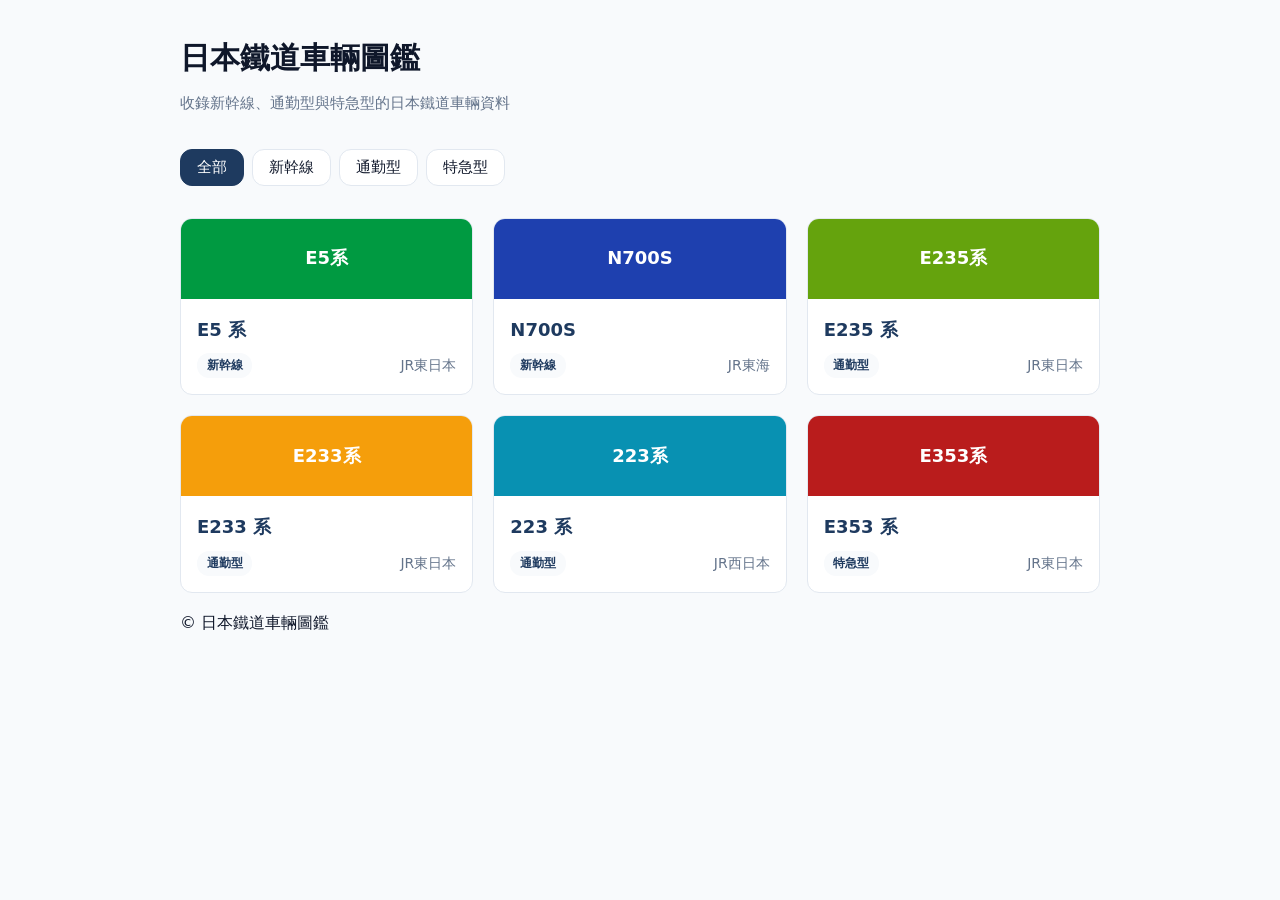
<file: index.html>
<!DOCTYPE html>
<html lang="zh-Hant">
<head>
  <meta charset="UTF-8">
  <meta name="viewport" content="width=device-width, initial-scale=1.0">
  <title>日本鐵道車輛圖鑑</title>
  <link rel="stylesheet" href="assets/style.css">
</head>
<body>
  <header>
    <h1>日本鐵道車輛圖鑑</h1>
    <p class="subtitle">收錄新幹線、通勤型與特急型的日本鐵道車輛資料</p>
  </header>

  <main>
    <div class="filter-bar" id="filter-bar" role="group" aria-label="車輛分類篩選"></div>
    <div class="car-grid" id="car-grid"></div>
  </main>

  <footer>
    <p>© 日本鐵道車輛圖鑑</p>
  </footer>

  <script src="assets/data.js"></script>
  <script>
    (function () {
      const filterBar = document.getElementById("filter-bar");
      const carGrid = document.getElementById("car-grid");
      const categories = typeof CATEGORIES !== "undefined" ? CATEGORIES : {};
      const cars = typeof CARS !== "undefined" ? CARS : [];
      let currentCategory = "all";

      function createFilterButton(key, label, isActive) {
        const button = document.createElement("button");
        button.type = "button";
        button.className = isActive ? "filter-btn active" : "filter-btn";
        button.dataset.category = key;
        button.textContent = label;
        button.addEventListener("click", function () {
          currentCategory = key;
          updateActiveButton();
          renderCars();
        });
        return button;
      }

      function updateActiveButton() {
        const buttons = filterBar.querySelectorAll(".filter-btn");
        buttons.forEach(function (btn) {
          if (btn.dataset.category === currentCategory) {
            btn.classList.add("active");
          } else {
            btn.classList.remove("active");
          }
        });
      }

      function renderFilters() {
        filterBar.innerHTML = "";
        filterBar.appendChild(createFilterButton("all", "全部", true));

        Object.keys(categories).forEach(function (key) {
          const categoryInfo = categories[key];
          const label = categoryInfo && categoryInfo.label ? categoryInfo.label : key;
          filterBar.appendChild(createFilterButton(key, label, false));
        });
      }

      function renderCars() {
        carGrid.innerHTML = "";

        const filteredCars = currentCategory === "all"
          ? cars
          : cars.filter(function (car) {
              return car.category === currentCategory;
            });

        if (filteredCars.length === 0) {
          const emptyMessage = document.createElement("p");
          emptyMessage.className = "empty-message";
          emptyMessage.textContent = "目前沒有符合的車型";
          carGrid.appendChild(emptyMessage);
          return;
        }

        filteredCars.forEach(function (car) {
          const card = document.createElement("a");
          card.className = "car-card";
          card.href = "cars/" + car.id + ".html";

          const colorBlock = document.createElement("div");
          colorBlock.className = "car-card-color"; /* 對齊 style.css */
          colorBlock.textContent = car.nameJa;
          colorBlock.style.backgroundColor = car.color;

          const body = document.createElement("div");
          body.className = "car-card-body"; /* 對齊 style.css */

          const title = document.createElement("h3"); /* 改用 h3 */
          title.className = "car-card-title"; /* 對齊 style.css */
          title.textContent = car.name;

          const meta = document.createElement("div");
          meta.className = "car-card-meta"; /* 對齊 style.css */

          const categoryBadge = document.createElement("span");
          categoryBadge.className = "category-badge"; /* 對齊 style.css */
          const categoryData = categories[car.category];
          categoryBadge.textContent = categoryData && categoryData.label ? categoryData.label : car.category;

          const operator = document.createElement("span");
          operator.className = "car-card-operator"; /* 對齊 style.css */
          operator.textContent = car.operator;

          meta.appendChild(categoryBadge);
          meta.appendChild(operator);

          body.appendChild(title);
          body.appendChild(meta);

          card.appendChild(colorBlock);
          card.appendChild(body);

          carGrid.appendChild(card);
        });
      }

      renderFilters();
      renderCars();
    })();
  </script>
</body>
</html>
</file>
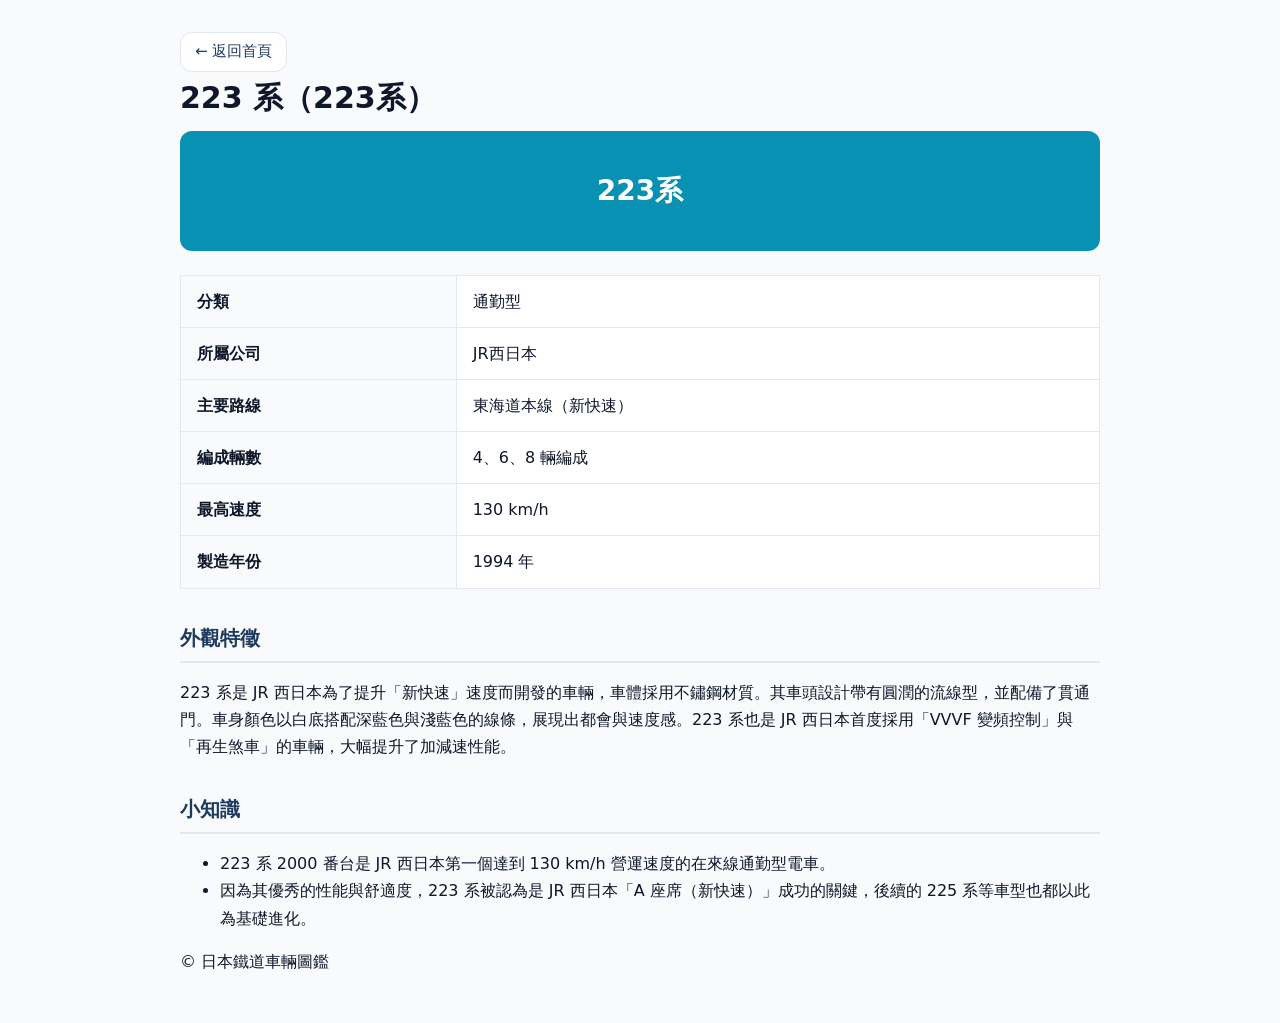
<file: cars/commuter-223.html>
<!DOCTYPE html>
<html lang="zh-Hant">
<head>
  <meta charset="UTF-8">
  <meta name="viewport" content="width=device-width, initial-scale=1.0">
  <title>223 系 — 日本鐵道車輛圖鑑</title>
  <link rel="stylesheet" href="../assets/style.css">
</head>
<body>
  <header class="site-header">
    <a class="back-link" href="../index.html">← 返回首頁</a>
  </header>

  <main>
    <h1>223 系（223系）</h1>
    <div class="car-color-block" data-car-id="commuter-223">223系</div>

    <table>
      <tbody>
        <tr><th>分類</th><td>通勤型</td></tr>
        <tr><th>所屬公司</th><td>JR西日本</td></tr>
        <tr><th>主要路線</th><td>東海道本線（新快速）</td></tr>
        <tr><th>編成輛數</th><td>4、6、8 輛編成</td></tr>
        <tr><th>最高速度</th><td>130 km/h</td></tr>
        <tr><th>製造年份</th><td>1994 年</td></tr>
      </tbody>
    </table>

    <h2>外觀特徵</h2>
    <p>223 系是 JR 西日本為了提升「新快速」速度而開發的車輛，車體採用不鏽鋼材質。其車頭設計帶有圓潤的流線型，並配備了貫通門。車身顏色以白底搭配深藍色與淺藍色的線條，展現出都會與速度感。223 系也是 JR 西日本首度採用「VVVF 變頻控制」與「再生煞車」的車輛，大幅提升了加減速性能。</p>

    <h2>小知識</h2>
    <ul>
      <li>223 系 2000 番台是 JR 西日本第一個達到 130 km/h 營運速度的在來線通勤型電車。</li>
      <li>因為其優秀的性能與舒適度，223 系被認為是 JR 西日本「A 座席（新快速）」成功的關鍵，後續的 225 系等車型也都以此為基礎進化。</li>
    </ul>
  </main>

  <footer>© 日本鐵道車輛圖鑑</footer>

  <script src="../assets/data.js"></script>
  <script>
    (() => {
      const carId = document.querySelector(".car-color-block").dataset.carId;
      const car = CARS.find((item) => item.id === carId);
      if (car) {
        document.querySelector(".car-color-block").style.backgroundColor = car.color;
      }
    })();
  </script>
</body>
</html>
</file>
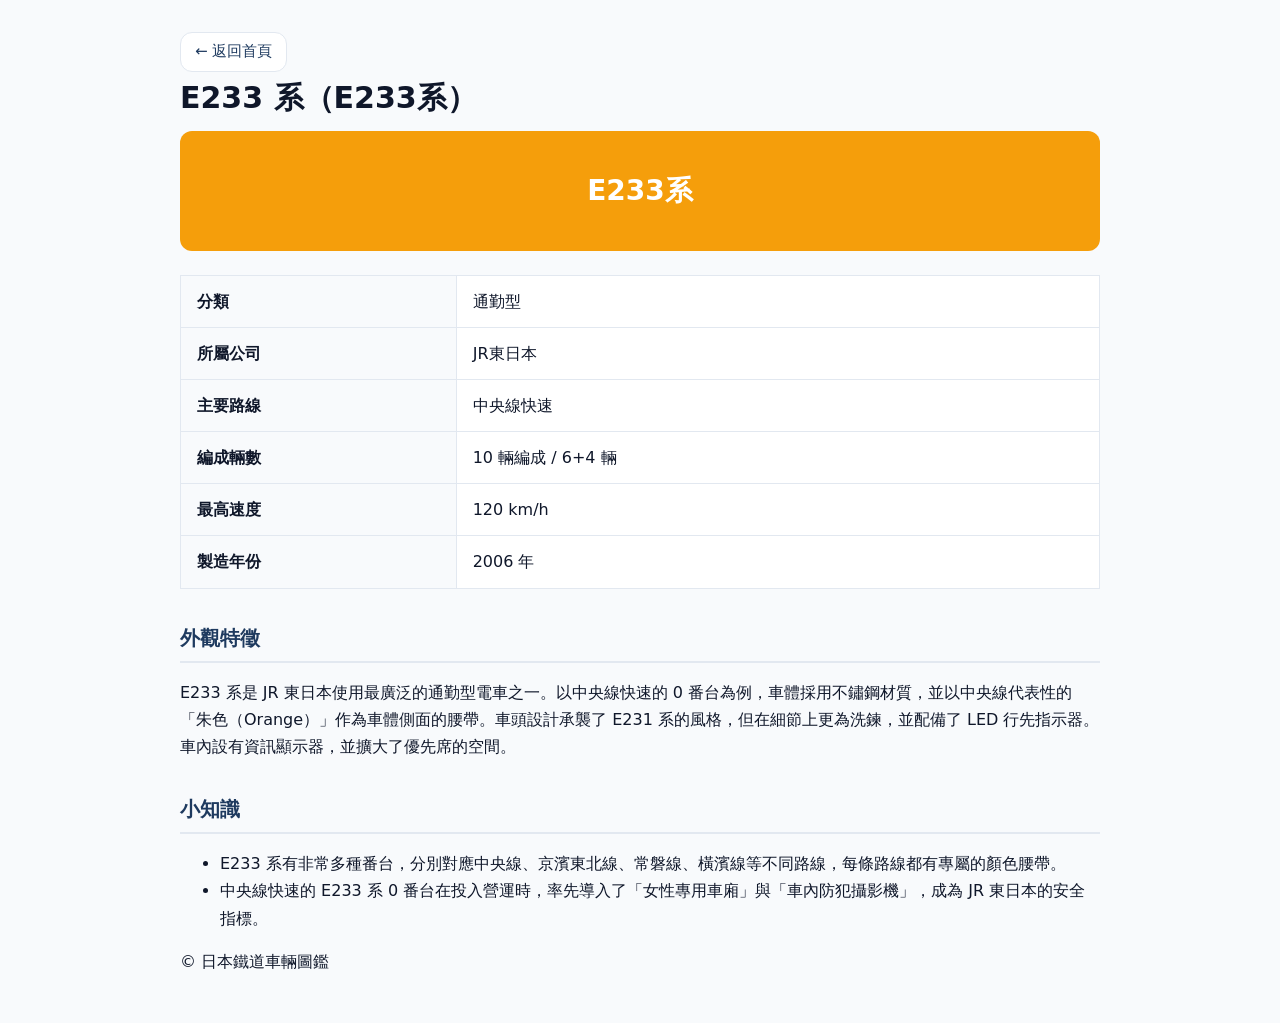
<file: cars/commuter-e233.html>
<!DOCTYPE html>
<html lang="zh-Hant">
<head>
  <meta charset="UTF-8">
  <meta name="viewport" content="width=device-width, initial-scale=1.0">
  <title>E233 系 — 日本鐵道車輛圖鑑</title>
  <link rel="stylesheet" href="../assets/style.css">
</head>
<body>
  <header class="site-header">
    <a class="back-link" href="../index.html">← 返回首頁</a>
  </header>

  <main>
    <h1>E233 系（E233系）</h1>
    <div class="car-color-block" data-car-id="commuter-e233">E233系</div>

    <table>
      <tbody>
        <tr><th>分類</th><td>通勤型</td></tr>
        <tr><th>所屬公司</th><td>JR東日本</td></tr>
        <tr><th>主要路線</th><td>中央線快速</td></tr>
        <tr><th>編成輛數</th><td>10 輛編成 / 6+4 輛</td></tr>
        <tr><th>最高速度</th><td>120 km/h</td></tr>
        <tr><th>製造年份</th><td>2006 年</td></tr>
      </tbody>
    </table>

    <h2>外觀特徵</h2>
    <p>E233 系是 JR 東日本使用最廣泛的通勤型電車之一。以中央線快速的 0 番台為例，車體採用不鏽鋼材質，並以中央線代表性的「朱色（Orange）」作為車體側面的腰帶。車頭設計承襲了 E231 系的風格，但在細節上更為洗鍊，並配備了 LED 行先指示器。車內設有資訊顯示器，並擴大了優先席的空間。</p>

    <h2>小知識</h2>
    <ul>
      <li>E233 系有非常多種番台，分別對應中央線、京濱東北線、常磐線、橫濱線等不同路線，每條路線都有專屬的顏色腰帶。</li>
      <li>中央線快速的 E233 系 0 番台在投入營運時，率先導入了「女性專用車廂」與「車內防犯攝影機」，成為 JR 東日本的安全指標。</li>
    </ul>
  </main>

  <footer>© 日本鐵道車輛圖鑑</footer>

  <script src="../assets/data.js"></script>
  <script>
    (() => {
      const carId = document.querySelector(".car-color-block").dataset.carId;
      const car = CARS.find((item) => item.id === carId);
      if (car) {
        document.querySelector(".car-color-block").style.backgroundColor = car.color;
      }
    })();
  </script>
</body>
</html>
</file>
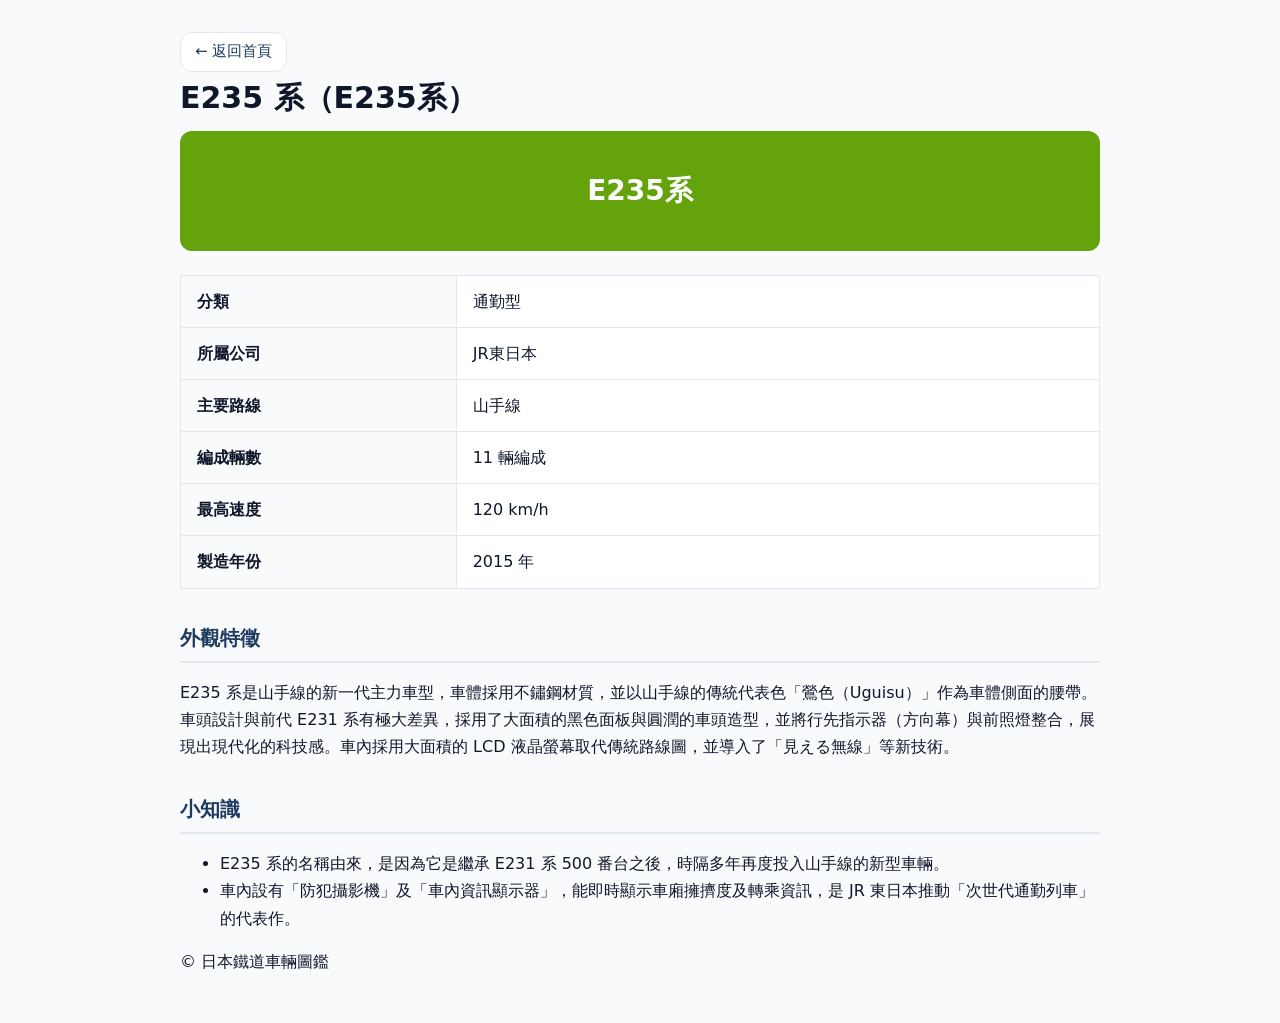
<file: cars/commuter-e235.html>
<!DOCTYPE html>
<html lang="zh-Hant">
<head>
  <meta charset="UTF-8">
  <meta name="viewport" content="width=device-width, initial-scale=1.0">
  <title>E235 系 — 日本鐵道車輛圖鑑</title>
  <link rel="stylesheet" href="../assets/style.css">
</head>
<body>
  <header class="site-header">
    <a class="back-link" href="../index.html">← 返回首頁</a>
  </header>

  <main>
    <h1>E235 系（E235系）</h1>
    <div class="car-color-block" data-car-id="commuter-e235">E235系</div>

    <table>
      <tbody>
        <tr><th>分類</th><td>通勤型</td></tr>
        <tr><th>所屬公司</th><td>JR東日本</td></tr>
        <tr><th>主要路線</th><td>山手線</td></tr>
        <tr><th>編成輛數</th><td>11 輛編成</td></tr>
        <tr><th>最高速度</th><td>120 km/h</td></tr>
        <tr><th>製造年份</th><td>2015 年</td></tr>
      </tbody>
    </table>

    <h2>外觀特徵</h2>
    <p>E235 系是山手線的新一代主力車型，車體採用不鏽鋼材質，並以山手線的傳統代表色「鶯色（Uguisu）」作為車體側面的腰帶。車頭設計與前代 E231 系有極大差異，採用了大面積的黑色面板與圓潤的車頭造型，並將行先指示器（方向幕）與前照燈整合，展現出現代化的科技感。車內採用大面積的 LCD 液晶螢幕取代傳統路線圖，並導入了「見える無線」等新技術。</p>

    <h2>小知識</h2>
    <ul>
      <li>E235 系的名稱由來，是因為它是繼承 E231 系 500 番台之後，時隔多年再度投入山手線的新型車輛。</li>
      <li>車內設有「防犯攝影機」及「車內資訊顯示器」，能即時顯示車廂擁擠度及轉乘資訊，是 JR 東日本推動「次世代通勤列車」的代表作。</li>
    </ul>
  </main>

  <footer>© 日本鐵道車輛圖鑑</footer>

  <script src="../assets/data.js"></script>
  <script>
    (() => {
      const carId = document.querySelector(".car-color-block").dataset.carId;
      const car = CARS.find((item) => item.id === carId);
      if (car) {
        document.querySelector(".car-color-block").style.backgroundColor = car.color;
      }
    })();
  </script>
</body>
</html>
</file>
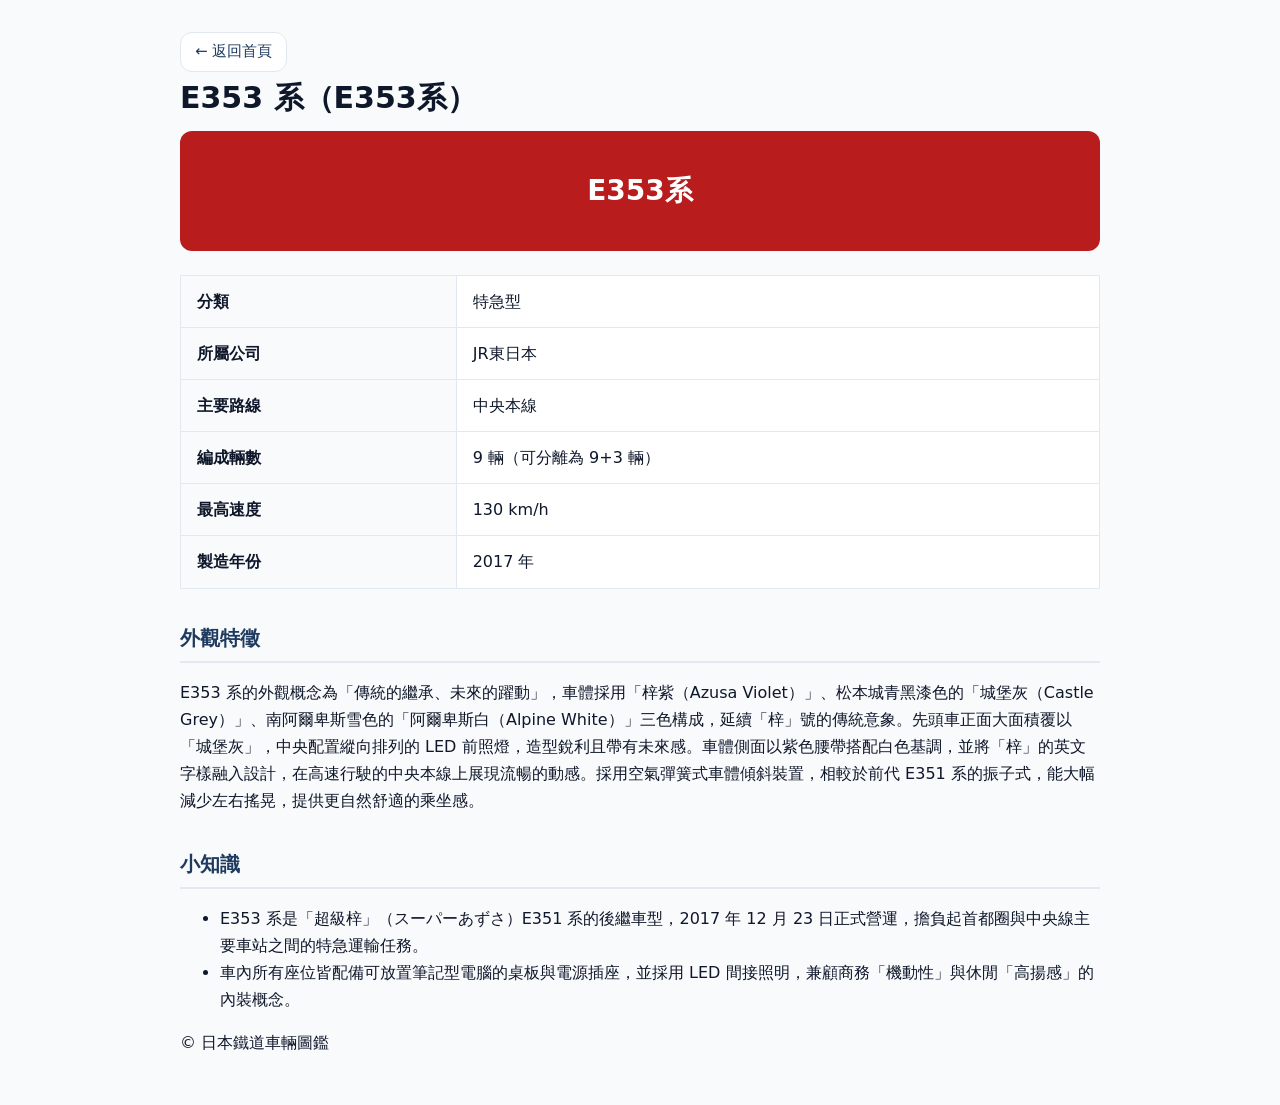
<file: cars/limited-express-e353.html>
<!DOCTYPE html>
<html lang="zh-Hant">
<head>
  <meta charset="UTF-8">
  <meta name="viewport" content="width=device-width, initial-scale=1.0">
  <title>E353 系 — 日本鐵道車輛圖鑑</title>
  <link rel="stylesheet" href="../assets/style.css">
</head>
<body>
  <header class="site-header">
    <a class="back-link" href="../index.html">← 返回首頁</a>
  </header>

  <main>
    <h1>E353 系（E353系）</h1>
    <div class="car-color-block" data-car-id="limited-express-e353">E353系</div>

    <table>
      <tbody>
        <tr><th>分類</th><td>特急型</td></tr>
        <tr><th>所屬公司</th><td>JR東日本</td></tr>
        <tr><th>主要路線</th><td>中央本線</td></tr>
        <tr><th>編成輛數</th><td>9 輛（可分離為 9+3 輛）</td></tr>
        <tr><th>最高速度</th><td>130 km/h</td></tr>
        <tr><th>製造年份</th><td>2017 年</td></tr>
      </tbody>
    </table>

    <h2>外觀特徵</h2>
    <p>E353 系的外觀概念為「傳統的繼承、未來的躍動」，車體採用「梓紫（Azusa Violet）」、松本城青黑漆色的「城堡灰（Castle Grey）」、南阿爾卑斯雪色的「阿爾卑斯白（Alpine White）」三色構成，延續「梓」號的傳統意象。先頭車正面大面積覆以「城堡灰」，中央配置縱向排列的 LED 前照燈，造型銳利且帶有未來感。車體側面以紫色腰帶搭配白色基調，並將「梓」的英文字樣融入設計，在高速行駛的中央本線上展現流暢的動感。採用空氣彈簧式車體傾斜裝置，相較於前代 E351 系的振子式，能大幅減少左右搖晃，提供更自然舒適的乘坐感。</p>

    <h2>小知識</h2>
    <ul>
      <li>E353 系是「超級梓」（スーパーあずさ）E351 系的後繼車型，2017 年 12 月 23 日正式營運，擔負起首都圈與中央線主要車站之間的特急運輸任務。</li>
      <li>車內所有座位皆配備可放置筆記型電腦的桌板與電源插座，並採用 LED 間接照明，兼顧商務「機動性」與休閒「高揚感」的內裝概念。</li>
    </ul>
  </main>

  <footer>© 日本鐵道車輛圖鑑</footer>

  <script src="../assets/data.js"></script>
  <script>
    (() => {
      const carId = document.querySelector(".car-color-block").dataset.carId;
      const car = CARS.find((item) => item.id === carId);
      if (car) {
        document.querySelector(".car-color-block").style.backgroundColor = car.color;
      }
    })();
  </script>
</body>
</html>
</file>
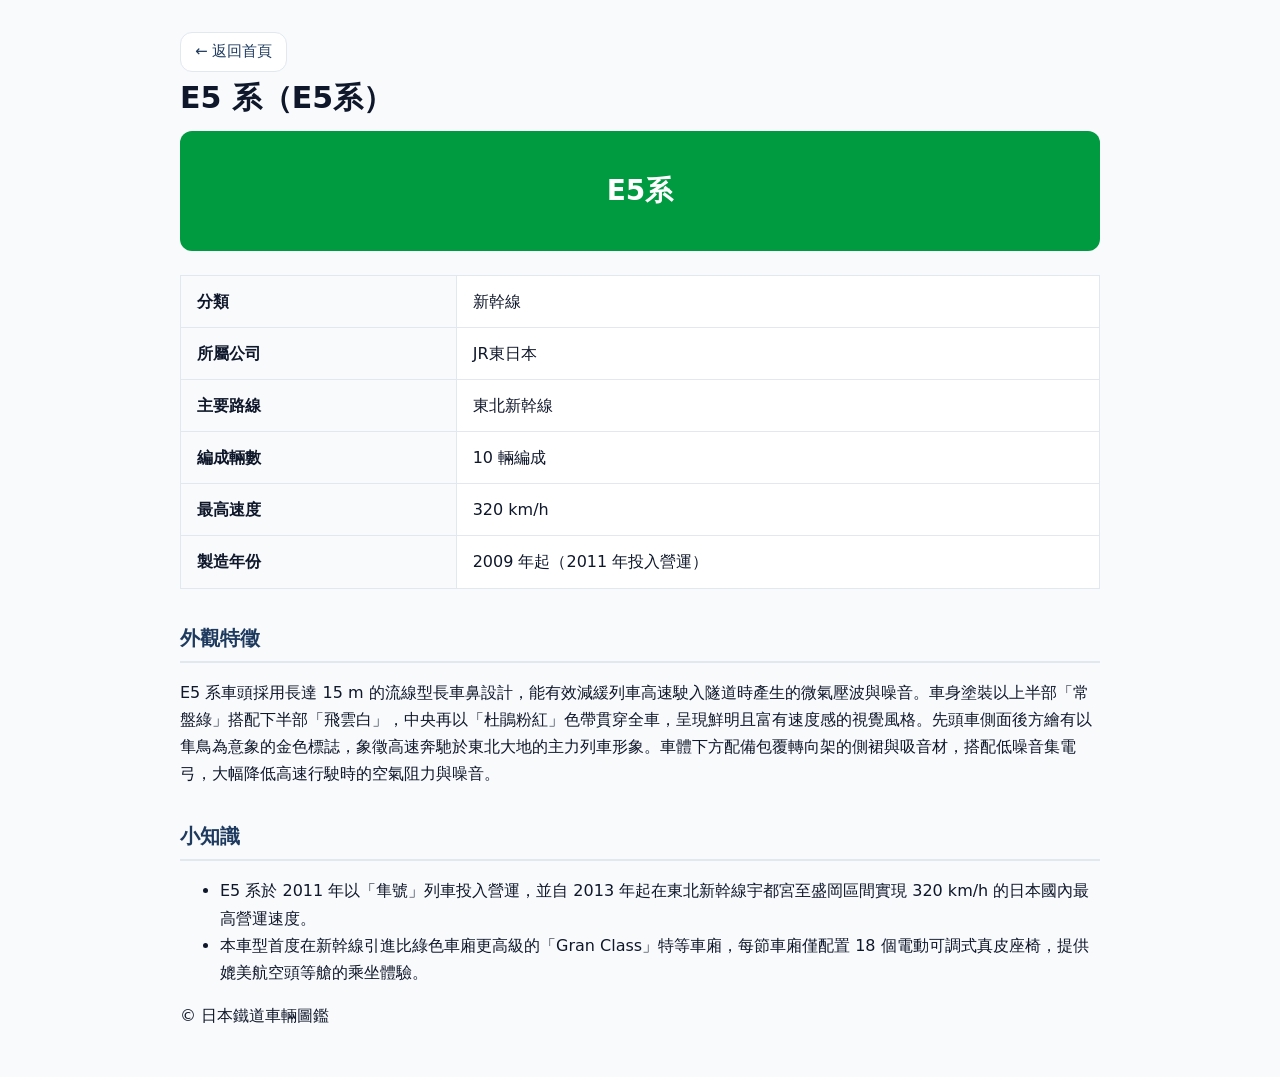
<file: cars/shinkansen-e5.html>
<!DOCTYPE html>
<html lang="zh-Hant">
<head>
<meta charset="UTF-8">
<meta name="viewport" content="width=device-width, initial-scale=1.0">
<title>E5 系（E5系） — 日本鐵道車輛圖鑑</title>
<link rel="stylesheet" href="../assets/style.css">
</head>
<body>
<header class="site-header">
<a class="back-link" href="../index.html">← 返回首頁</a>
</header>
<main>
<h1>E5 系（E5系）</h1>
<div class="car-color-block" data-car-id="shinkansen-e5">E5系</div>
<table>
  <tbody>
    <tr>
      <th>分類</th>
      <td>新幹線</td>
    </tr>
    <tr>
      <th>所屬公司</th>
      <td>JR東日本</td>
    </tr>
    <tr>
      <th>主要路線</th>
      <td>東北新幹線</td>
    </tr>
    <tr>
      <th>編成輛數</th>
      <td>10 輛編成</td>
    </tr>
    <tr>
      <th>最高速度</th>
      <td>320 km/h</td>
    </tr>
    <tr>
      <th>製造年份</th>
      <td>2009 年起（2011 年投入營運）</td>
    </tr>
  </tbody>
</table>

<h2>外觀特徵</h2>
<p>E5 系車頭採用長達 15 m 的流線型長車鼻設計，能有效減緩列車高速駛入隧道時產生的微氣壓波與噪音。車身塗裝以上半部「常盤綠」搭配下半部「飛雲白」，中央再以「杜鵑粉紅」色帶貫穿全車，呈現鮮明且富有速度感的視覺風格。先頭車側面後方繪有以隼鳥為意象的金色標誌，象徵高速奔馳於東北大地的主力列車形象。車體下方配備包覆轉向架的側裙與吸音材，搭配低噪音集電弓，大幅降低高速行駛時的空氣阻力與噪音。</p>

<h2>小知識</h2>
<ul>
  <li>E5 系於 2011 年以「隼號」列車投入營運，並自 2013 年起在東北新幹線宇都宮至盛岡區間實現 320 km/h 的日本國內最高營運速度。</li>
  <li>本車型首度在新幹線引進比綠色車廂更高級的「Gran Class」特等車廂，每節車廂僅配置 18 個電動可調式真皮座椅，提供媲美航空頭等艙的乘坐體驗。</li>
</ul>
</main>
<footer>© 日本鐵道車輛圖鑑</footer>
<script src="../assets/data.js"></script>
<script>
(() => {
const cars = typeof CARS !== "undefined" ? CARS : [];
const colorBlock = document.querySelector(".car-color-block");
if (!colorBlock) return;

const carId = colorBlock.dataset.carId;
const car = cars.find((item) => item.id === carId);
if (car && car.color) {
colorBlock.style.backgroundColor = car.color;
}
})();
</script>
</body>
</html>
</file>
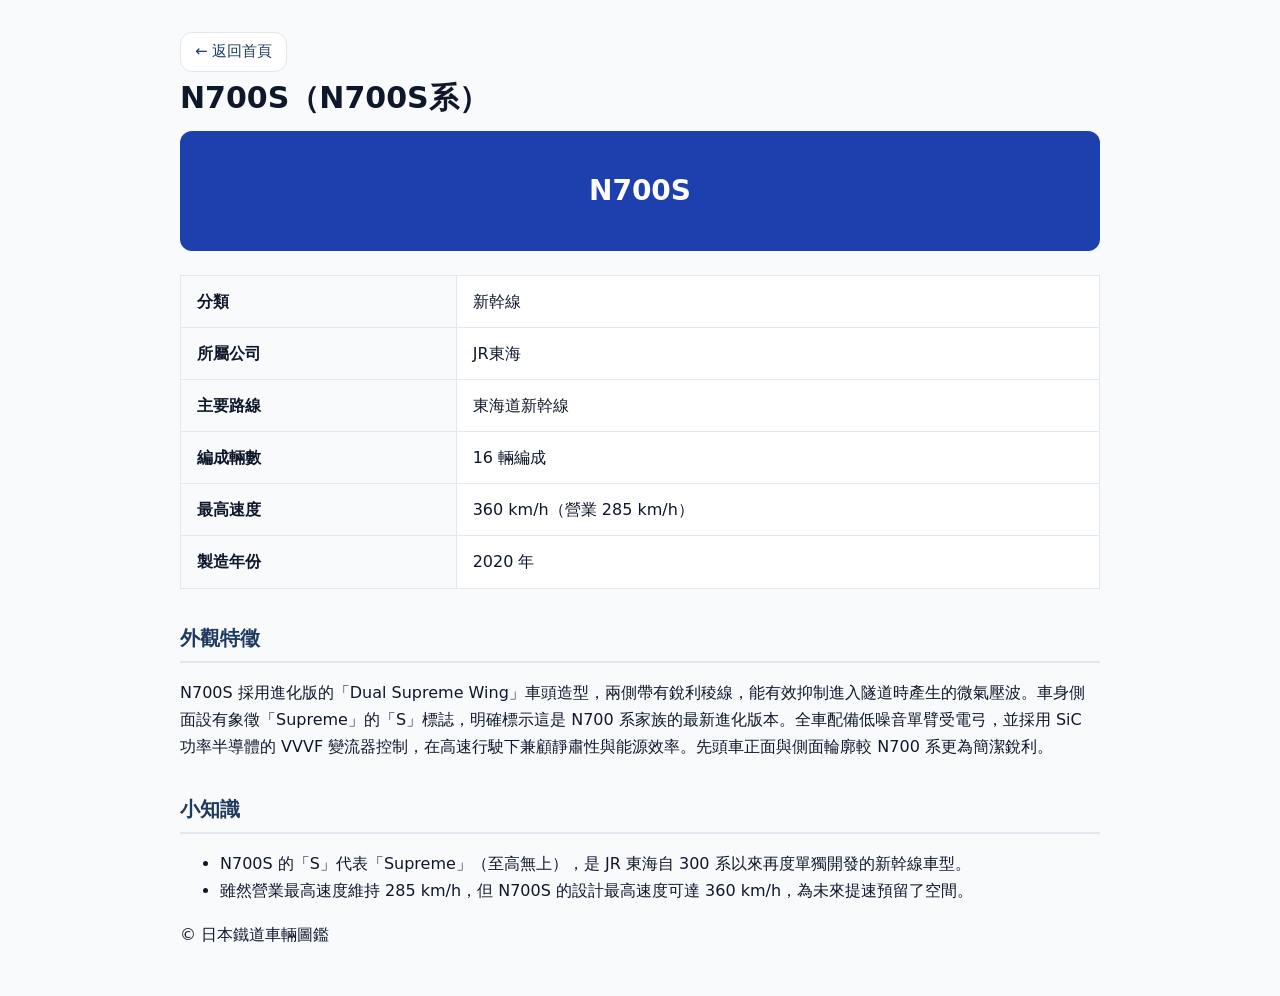
<file: cars/shinkansen-n700s.html>
<!DOCTYPE html>
<html lang="zh-Hant">
<head>
  <meta charset="UTF-8">
  <meta name="viewport" content="width=device-width, initial-scale=1.0">
  <title>N700S — 日本鐵道車輛圖鑑</title>
  <link rel="stylesheet" href="../assets/style.css">
</head>
<body>
  <header class="site-header">
    <a class="back-link" href="../index.html">← 返回首頁</a>
  </header>

  <main>
    <h1>N700S（N700S系）</h1>
    <div class="car-color-block" data-car-id="shinkansen-n700s">N700S</div>

    <table>
      <tbody>
        <tr><th>分類</th><td>新幹線</td></tr>
        <tr><th>所屬公司</th><td>JR東海</td></tr>
        <tr><th>主要路線</th><td>東海道新幹線</td></tr>
        <tr><th>編成輛數</th><td>16 輛編成</td></tr>
        <tr><th>最高速度</th><td>360 km/h（營業 285 km/h）</td></tr>
        <tr><th>製造年份</th><td>2020 年</td></tr>
      </tbody>
    </table>

    <h2>外觀特徵</h2>
    <p>N700S 採用進化版的「Dual Supreme Wing」車頭造型，兩側帶有銳利稜線，能有效抑制進入隧道時產生的微氣壓波。車身側面設有象徵「Supreme」的「S」標誌，明確標示這是 N700 系家族的最新進化版本。全車配備低噪音單臂受電弓，並採用 SiC 功率半導體的 VVVF 變流器控制，在高速行駛下兼顧靜肅性與能源效率。先頭車正面與側面輪廓較 N700 系更為簡潔銳利。</p>

    <h2>小知識</h2>
    <ul>
      <li>N700S 的「S」代表「Supreme」（至高無上），是 JR 東海自 300 系以來再度單獨開發的新幹線車型。</li>
      <li>雖然營業最高速度維持 285 km/h，但 N700S 的設計最高速度可達 360 km/h，為未來提速預留了空間。</li>
    </ul>
  </main>

  <footer>© 日本鐵道車輛圖鑑</footer>

  <script src="../assets/data.js"></script>
  <script>
    (() => {
      const carId = document.querySelector(".car-color-block").dataset.carId;
      const car = CARS.find((item) => item.id === carId);
      if (car) {
        document.querySelector(".car-color-block").style.backgroundColor = car.color;
      }
    })();
  </script>
</body>
</html>
</file>
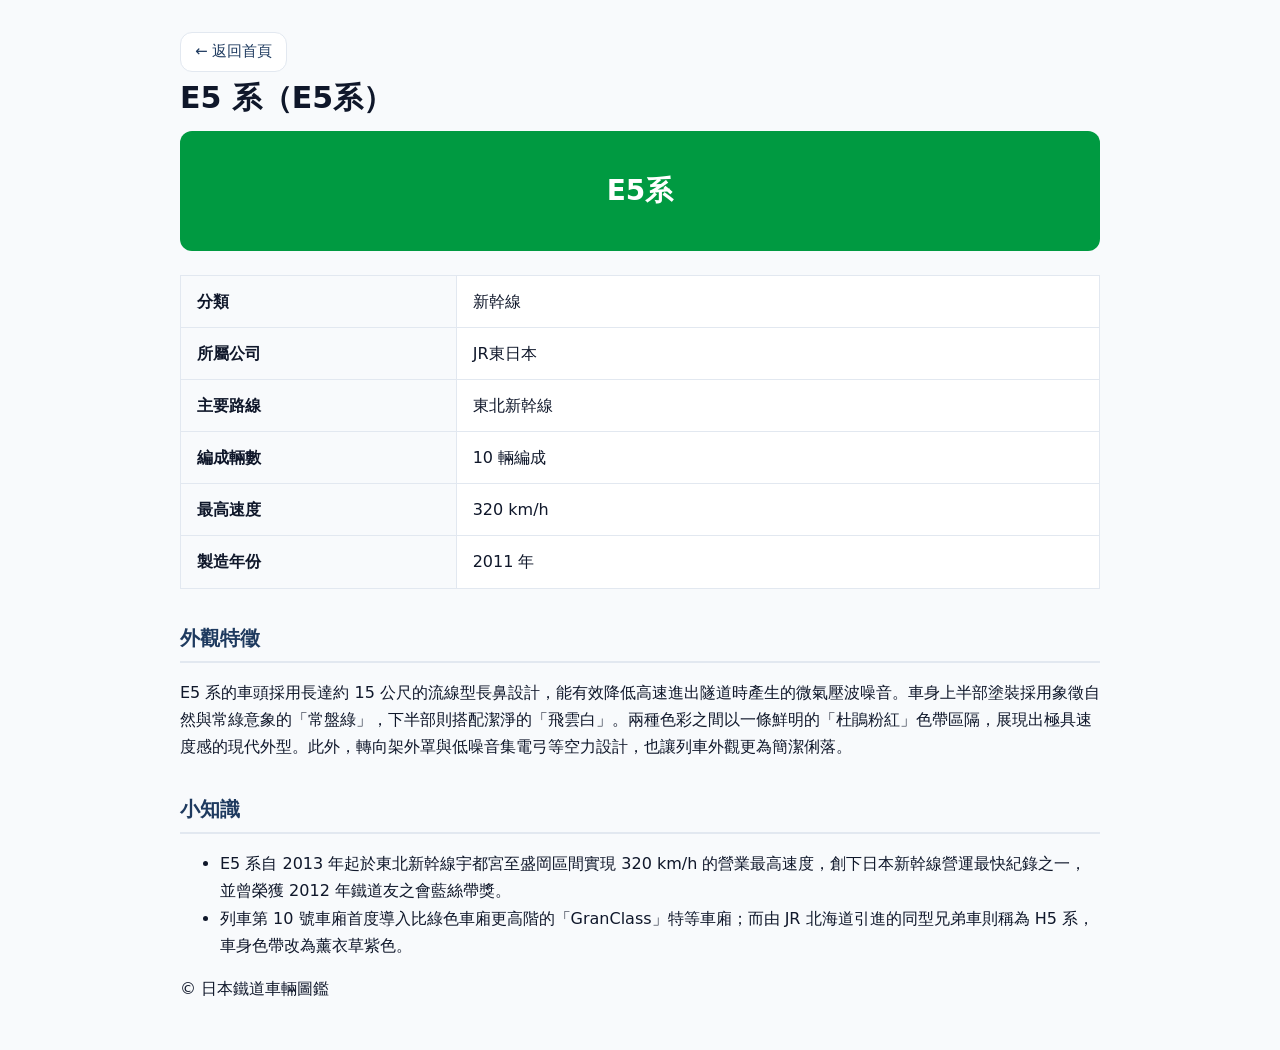
<file: templates/car-template.html>
<!DOCTYPE html>
<html lang="zh-Hant">
<head>
  <meta charset="UTF-8">
  <meta name="viewport" content="width=device-width, initial-scale=1.0">
  <!-- 以下請依車型填入 -->
  <title>E5 系（E5系） — 日本鐵道車輛圖鑑</title>
  <link rel="stylesheet" href="../assets/style.css">
</head>
<body>
  <header class="site-header">
    <a class="back-link" href="../index.html">← 返回首頁</a>
  </header>

  <main>
    <!-- 以下請依車型填入：車名與代表色塊（data-car-id 須對應 data.js 中的 id） -->
    <h1>E5 系（E5系）</h1>
    <div class="car-color-block" data-car-id="shinkansen-e5">E5系</div>

    <!-- 以下請依車型填入：基本資料 -->
    <table>
      <tbody>
        <tr>
          <th scope="row">分類</th>
          <td>新幹線</td>
        </tr>
        <tr>
          <th scope="row">所屬公司</th>
          <td>JR東日本</td>
        </tr>
        <tr>
          <th scope="row">主要路線</th>
          <td>東北新幹線</td>
        </tr>
        <tr>
          <th scope="row">編成輛數</th>
          <td>10 輛編成</td>
        </tr>
        <tr>
          <th scope="row">最高速度</th>
          <td>320 km/h</td>
        </tr>
        <tr>
          <th scope="row">製造年份</th>
          <td>2011 年</td>
        </tr>
      </tbody>
    </table>

    <!-- 以下請依車型填入：外觀特徵（3～5 句） -->
    <h2>外觀特徵</h2>
    <p>E5 系的車頭採用長達約 15 公尺的流線型長鼻設計，能有效降低高速進出隧道時產生的微氣壓波噪音。車身上半部塗裝採用象徵自然與常綠意象的「常盤綠」，下半部則搭配潔淨的「飛雲白」。兩種色彩之間以一條鮮明的「杜鵑粉紅」色帶區隔，展現出極具速度感的現代外型。此外，轉向架外罩與低噪音集電弓等空力設計，也讓列車外觀更為簡潔俐落。</p>

    <!-- 以下請依車型填入：小知識（1～2 條） -->
    <h2>小知識</h2>
    <ul>
      <li>E5 系自 2013 年起於東北新幹線宇都宮至盛岡區間實現 320 km/h 的營業最高速度，創下日本新幹線營運最快紀錄之一，並曾榮獲 2012 年鐵道友之會藍絲帶獎。</li>
      <li>列車第 10 號車廂首度導入比綠色車廂更高階的「GranClass」特等車廂；而由 JR 北海道引進的同型兄弟車則稱為 H5 系，車身色帶改為薰衣草紫色。</li>
    </ul>
  </main>

  <footer>© 日本鐵道車輛圖鑑</footer>

  <script src="../assets/data.js"></script>
  <script>
    (function () {
      const colorBlock = document.querySelector(".car-color-block");
      if (!colorBlock || typeof CARS === "undefined") {
        return;
      }
      const fileId = window.location.pathname.split("/").pop().replace(/\.html$/i, "");
      const car =
        CARS.find((item) => item.id === fileId) ||
        CARS.find((item) => item.id === colorBlock.dataset.carId);
      if (car) {
        colorBlock.style.backgroundColor = car.color;
      }
    })();
  </script>
</body>
</html>
</file>
<file: assets/style.css>
:root {
  --bg: #f8fafc;
  --fg: #0f172a;
  --muted: #64748b;
  --card: #ffffff;
  --border: #e2e8f0;
  --accent: #1e3a5f;
  --radius: 12px;
}

*, *::before, *::after { box-sizing: border-box; }

body {
  max-width: 960px;
  margin: 0 auto;
  padding: 2rem 1.25rem 3rem;
  font-family: system-ui, "Noto Sans TC", sans-serif;
  line-height: 1.7;
  background-color: var(--bg);
  color: var(--fg);
}

a { color: var(--accent); text-decoration: none; }
h1 { margin: 0 0 0.5rem; font-size: 1.875rem; color: var(--fg); }
.subtitle { margin: 0 0 2rem; color: var(--muted); font-size: 0.9375rem; }
h2 { margin: 2rem 0 0.75rem; padding-bottom: 0.375rem; font-size: 1.25rem; color: var(--accent); border-bottom: 2px solid var(--border); }

.filter-bar { display: flex; flex-wrap: wrap; gap: 0.5rem; margin-bottom: 2rem; }
.filter-btn {
  padding: 0.5rem 1rem; font-family: inherit; font-size: 0.9375rem;
  font-weight: 500; color: var(--fg); background-color: var(--card);
  border: 1px solid var(--border); border-radius: var(--radius); cursor: pointer;
}
.filter-btn:hover, .filter-btn.active {
  background-color: var(--accent); border-color: var(--accent); color: var(--card);
}

.car-grid { display: grid; grid-template-columns: repeat(3, 1fr); gap: 1.25rem; }
.car-card {
  display: flex; flex-direction: column; background-color: var(--card);
  border: 1px solid var(--border); border-radius: var(--radius);
  overflow: hidden; transition: transform 0.2s ease, box-shadow 0.2s ease;
}
.car-card:hover { transform: translateY(-4px); box-shadow: 0 6px 16px var(--border); }

.car-card-color {
  width: 100%; height: 80px; display: flex; align-items: center; justify-content: center;
  color: #fff; font-size: 1.125rem; font-weight: 700;
}
.car-card-body { padding: 1rem; display: flex; flex-direction: column; gap: 0.5rem; }
.car-card-title { margin: 0; font-size: 1.125rem; font-weight: 700; }
.car-card-meta { display: flex; align-items: center; justify-content: space-between; gap: 0.5rem; }
.category-badge {
  padding: 0.15rem 0.6rem; font-size: 0.75rem; font-weight: 600;
  color: var(--accent); background-color: var(--bg); border-radius: var(--radius);
}
.car-card-operator { font-size: 0.875rem; color: var(--muted); }

.back-link {
  display: inline-flex; align-items: center; padding: 0.375rem 0.875rem;
  font-size: 0.9375rem; font-weight: 500; color: var(--accent);
  background-color: var(--card); border: 1px solid var(--border); border-radius: var(--radius);
}
.back-link:hover { background-color: var(--bg); border-color: var(--accent); }

.car-color-block {
  width: 100%; height: 120px; display: flex; align-items: center; justify-content: center;
  margin-bottom: 1.5rem; color: #fff; font-size: 1.75rem; font-weight: 700;
  border-radius: var(--radius);
}

table { width: 100%; border-collapse: collapse; margin-bottom: 1.5rem; background-color: var(--card); }
th, td { padding: 0.75rem 1rem; border: 1px solid var(--border); text-align: left; }
th { width: 30%; background-color: var(--bg); font-weight: 600; color: var(--fg); }

@media (max-width: 639px) {
  body { padding: 1.5rem 1rem 2.5rem; }
  h1 { font-size: 1.5rem; }
  .car-grid { grid-template-columns: 1fr; }
  th { width: 36%; }
}
</file>
